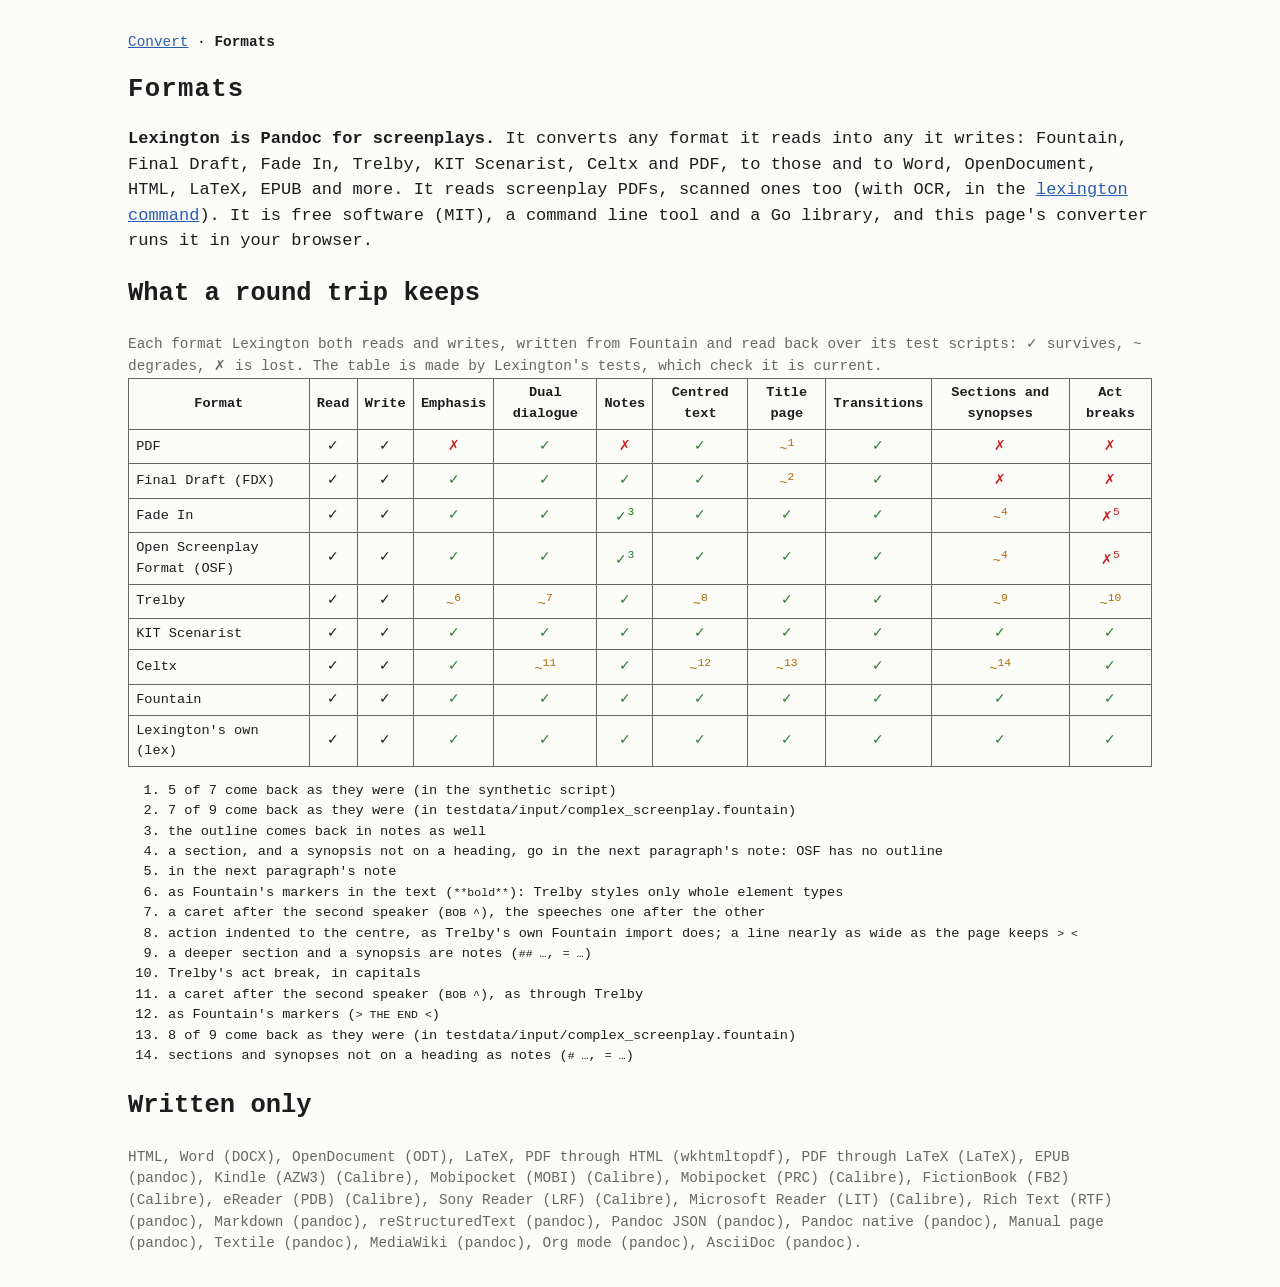
<file: web/formats.html>
<!doctype html>
<html lang="en">
<head>
<meta charset="utf-8">
<meta name="viewport" content="width=device-width, initial-scale=1">
<title>Lexington formats</title>
<link rel="manifest" href="manifest.webmanifest">
<meta name="theme-color" content="#1e3a5f">
<link rel="icon" href="icon-192.png">
<link rel="stylesheet" href="style.css">
</head>
<body>
<main class="wide">
<nav class="nav"><a href="./">Convert</a> · <strong>Formats</strong></nav>
<h1>Formats</h1>
<p><strong>Lexington is Pandoc for screenplays.</strong> It converts any format it reads into any it writes: Fountain, Final Draft, Fade In, Trelby, KIT Scenarist, Celtx and PDF, to those and to Word, OpenDocument, HTML, LaTeX, EPUB and more. It reads screenplay PDFs, scanned ones too (with OCR, in the <a href="https://github.com/LaPingvino/lexington">lexington command</a>). It is free software (MIT), a command line tool and a Go library, and this page's converter runs it in your browser.</p>
<h2>What a round trip keeps</h2>
<p class="about">Each format Lexington both reads and writes, written from Fountain and read back over its test scripts: ✓ survives, ~ degrades, ✗ is lost. The table is made by Lexington's tests, which check it is current.</p>
<div class="scroll"><table id="matrix"><caption class="about">Loading…</caption></table></div>
<ol id="notes" class="notes"></ol>
<h2>Written only</h2>
<p id="only" class="about"></p>
</main>
<script src="formats.js"></script>
</body>
</html>
</file>
<file: web/style.css>
:root { color-scheme: light dark; --fg: #1d1d1f; --bg: #fbfbf8; --muted: #666; --accent: #2a5db0; }
@media (prefers-color-scheme: dark) { :root { --fg: #eee; --bg: #1b1b1b; --muted: #aaa; --accent: #7aa7ff; } }
body { margin: 0; background: var(--bg); color: var(--fg); font: 17px/1.5 "Courier Prime", "Courier New", monospace; }
main { max-width: 38rem; margin: 0 auto; padding: 2rem 1rem; }
h1 { font-size: 1.6rem; letter-spacing: .05em; }
form { display: grid; gap: .4rem; margin: 1.5rem 0; }
label { font-weight: bold; margin-top: .6rem; }
select, input, button { font: inherit; padding: .4rem; color: inherit; background: transparent; border: 1px solid var(--muted); border-radius: 4px; }
button { margin-top: 1rem; background: var(--accent); color: #fff; border: none; padding: .6rem; cursor: pointer; }
button:disabled { opacity: .6; cursor: default; }
:focus-visible { outline: 3px solid var(--accent); outline-offset: 2px; }
.about { color: var(--muted); font-size: .9rem; margin: 0; }
a { color: var(--accent); }
details { margin: 1.5rem 0; }
summary { cursor: pointer; font-weight: bold; }
textarea { width: 100%; box-sizing: border-box; font: 14px/1.4 monospace; color: inherit; background: transparent; border: 1px solid var(--muted); border-radius: 4px; padding: .5rem; }
.buttons { margin-top: .5rem; }
button.plain { background: transparent; color: var(--accent); border: 1px solid var(--accent); }
main.wide { max-width: 64rem; }
.nav { font-size: .9rem; }
.scroll { overflow-x: auto; }
table { border-collapse: collapse; font-size: .85rem; }
th, td { border: 1px solid var(--muted); padding: .3rem .45rem; text-align: center; }
tbody th { text-align: left; font-weight: normal; }
td.survives { color: #2e7d32; }
td.degrades { color: #b26a00; }
td.lost { color: #c62828; }
@media (prefers-color-scheme: dark) { td.survives { color: #81c784; } td.degrades { color: #ffb74d; } td.lost { color: #ef9a9a; } }
.notes { font-size: .85rem; }
code { font: .85em monospace; }
</file>
